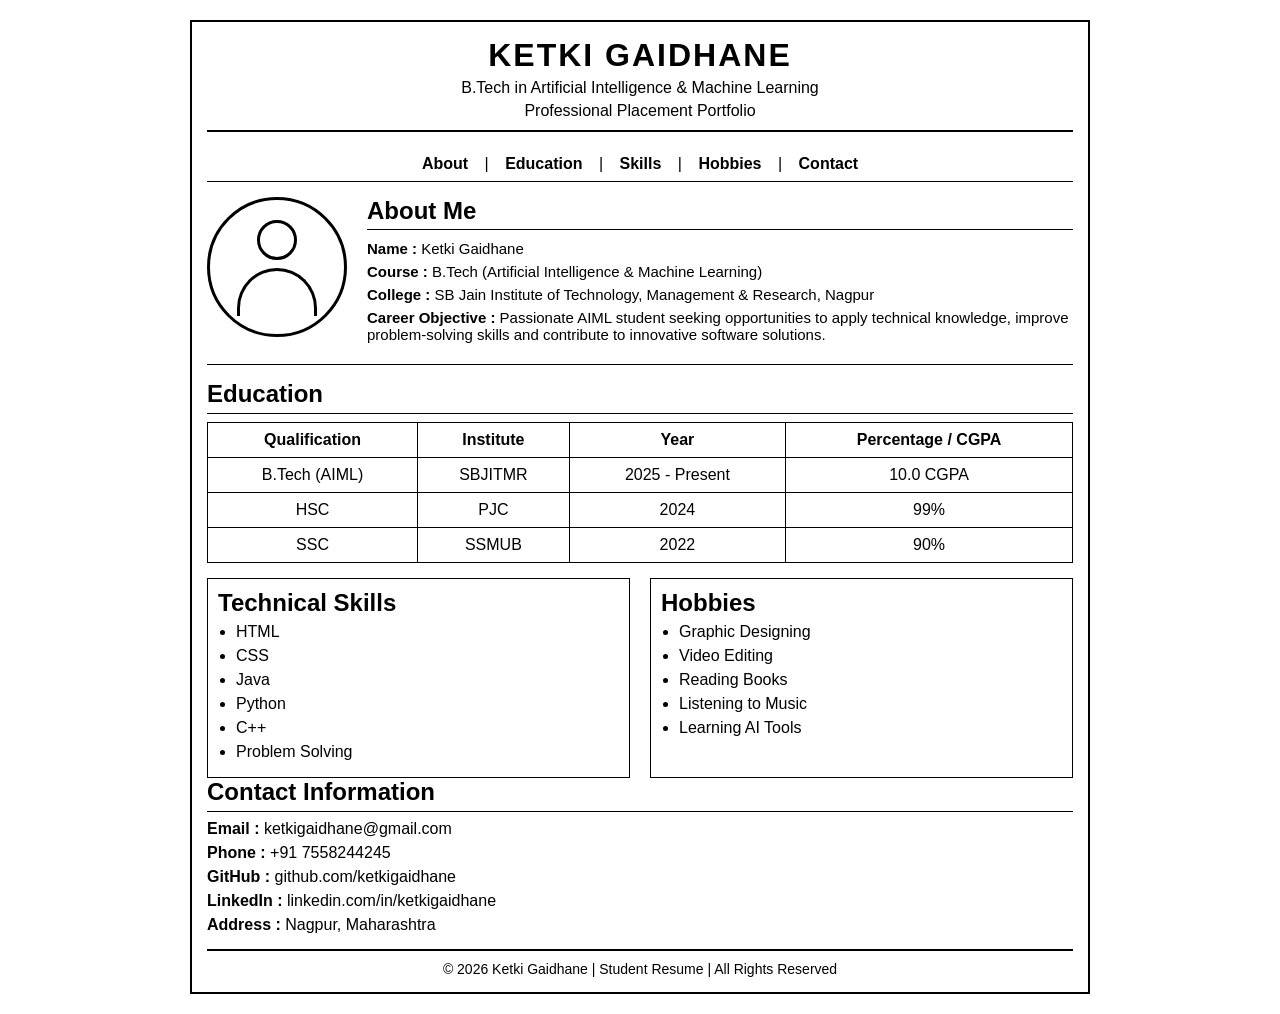
<file: Practical02[MDM].html>
<!DOCTYPE html>
<html lang="en">
<head>
<meta charset="UTF-8">
<meta name="viewport" content="width=device-width, initial-scale=1.0">
<title>Student Resume</title>

<style>

*{
margin:0;
padding:0;
box-sizing:border-box;
font-family:Arial, Helvetica, sans-serif;
}

body{
background:#fff;
padding:20px;
}

.container{
max-width:900px;
margin:auto;
border:2px solid #000;
padding:15px;
}

header{
text-align:center;
border-bottom:2px solid #000;
padding-bottom:10px;
margin-bottom:15px;
}

header h1{
font-size:32px;
letter-spacing:2px;
}

header p{
font-size:16px;
margin-top:5px;
}

nav{
text-align:center;
padding:8px;
border-bottom:1px solid #000;
margin-bottom:15px;
}

nav a{
text-decoration:none;
color:black;
margin:0 12px;
font-weight:bold;
}

.profile{
display:flex;
gap:20px;
border-bottom:1px solid black;
padding-bottom:15px;
margin-bottom:15px;
}

.avatar{
width:140px;
height:140px;
border:3px solid black;
border-radius:50%;
position:relative;
overflow:hidden;
flex-shrink:0;
}

.head{
width:40px;
height:40px;
border:3px solid black;
border-radius:50%;
position:absolute;
top:20px;
left:50%;
transform:translateX(-50%);
}

.bodyicon{
width:80px;
height:48px;
border:3px solid black;
border-bottom:none;
border-top-left-radius:60px;
border-top-right-radius:60px;
position:absolute;
bottom:18px;
left:50%;
transform:translateX(-50%);
}

.about{
flex:1;
}

.about h2{
margin-bottom:10px;
border-bottom:1px solid black;
padding-bottom:4px;
}

.about p{
margin:6px 0;
font-size:15px;
}

section{
margin-bottom:15px;
}

section h2{
border-bottom:1px solid black;
padding-bottom:5px;
margin-bottom:8px;
}

table{
width:100%;
border-collapse:collapse;
}

table th,
table td{
border:1px solid black;
padding:8px;
text-align:center;
}

.two-column{
display:flex;
gap:20px;
}

article,
aside{
flex:1;
border:1px solid black;
padding:10px;
}

ul{
padding-left:18px;
}

li{
margin:6px 0;
}

footer{
border-top:2px solid black;
text-align:center;
padding-top:10px;
font-size:14px;
}

.contact p{
margin:6px 0;
}

</style>

</head>

<body>

<div class="container">

<header>
<h1>KETKI GAIDHANE</h1>
<p>B.Tech in Artificial Intelligence & Machine Learning</p>
<p>Professional Placement Portfolio</p>
</header>

<nav>
<a href="#about">About</a> |
<a href="#education">Education</a> |
<a href="#skills">Skills</a> |
<a href="#hobbies">Hobbies</a> |
<a href="#contact">Contact</a>
</nav>

<main>

<section class="profile" id="about">

<div class="avatar">
<div class="head"></div>
<div class="bodyicon"></div>
</div>

<div class="about">

<h2>About Me</h2>

<p><strong>Name :</strong> Ketki Gaidhane</p>

<p><strong>Course :</strong> B.Tech (Artificial Intelligence & Machine Learning)</p>

<p><strong>College :</strong> SB Jain Institute of Technology, Management & Research, Nagpur</p>

<p><strong>Career Objective :</strong> Passionate AIML student seeking opportunities to apply technical knowledge, improve problem-solving skills and contribute to innovative software solutions.</p>

</div>

</section>

<section id="education">

<h2>Education</h2>

<table>

<tr>
<th>Qualification</th>
<th>Institute</th>
<th>Year</th>
<th>Percentage / CGPA</th>
</tr>

<tr>
<td>B.Tech (AIML)</td>
<td>SBJITMR</td>
<td>2025 - Present</td>
<td>10.0 CGPA</td>
</tr>

<tr>
<td>HSC</td>
<td>PJC</td>
<td>2024</td>
<td>99%</td>
</tr>

<tr>
<td>SSC</td>
<td>SSMUB</td>
<td>2022</td>
<td>90%</td>
</tr>

</table>

</section>

<div class="two-column">

<article id="skills">

<h2>Technical Skills</h2>

<ul>
<li>HTML</li>
<li>CSS</li>
<li>Java</li>
<li>Python</li>
<li>C++</li>
<li>Problem Solving</li>
</ul>

</article>

<aside id="hobbies">

<h2>Hobbies</h2>

<ul>
<li>Graphic Designing</li>
<li>Video Editing</li>
<li>Reading Books</li>
<li>Listening to Music</li>
<li>Learning AI Tools</li>
</ul>

</aside>

</div>

<section class="contact" id="contact">

<h2>Contact Information</h2>

<p><strong>Email :</strong> ketkigaidhane@gmail.com</p>

<p><strong>Phone :</strong> +91 7558244245</p>

<p><strong>GitHub :</strong> github.com/ketkigaidhane</p>

<p><strong>LinkedIn :</strong> linkedin.com/in/ketkigaidhane</p>

<p><strong>Address :</strong> Nagpur, Maharashtra</p>

</section>

</main>

<footer>

<p>© 2026 Ketki Gaidhane | Student Resume | All Rights Reserved</p>

</footer>

</div>

</body>
</html>
</file>
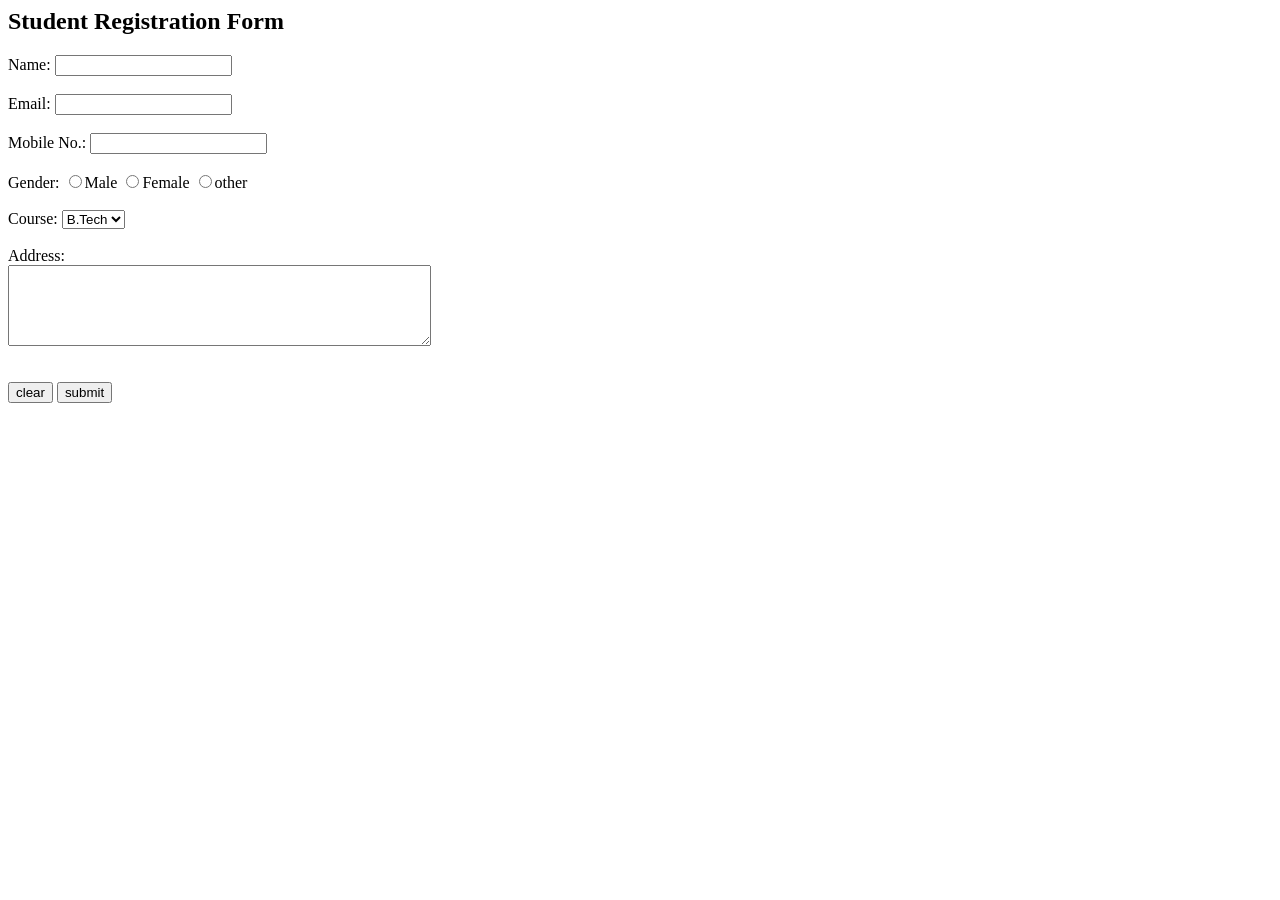
<file: studentform.html>
<DOCTYPE html>
    <html>
        <head>
            <title>Student Registration Form</title>
        </head>
        <body>
            <h2>Student Registration Form</h2>
            <form>
                <label>Name:</label>
                <input type="text"><br><br>
                <label>Email:</label>
                <input type="email"><br><br>
                <label>Mobile No.:</label>
                <input type="number"><br><br>
                <label>Gender:</label>
                <input type="radio" name="gender">Male
                <input type="radio" name="gender">Female
                <input type="radio" name="gender">other
                <br><br>
                <label>Course:</label>
                <select>
                    <option>B.Tech</option>
                    <option>MBA</option>
                    <option>BCA</option>
                    <option>MCA</option>
                    <option>BBA</option>
                </select>
                <br><br>
                <label>Address:</label><br>
                <textarea rows="5" cols="50"></textarea>
                <br><br><br>
                <input type="reset" value="clear">
                <input type="submit" value="submit">
                        </form>
        </body>
    </html>
</file>
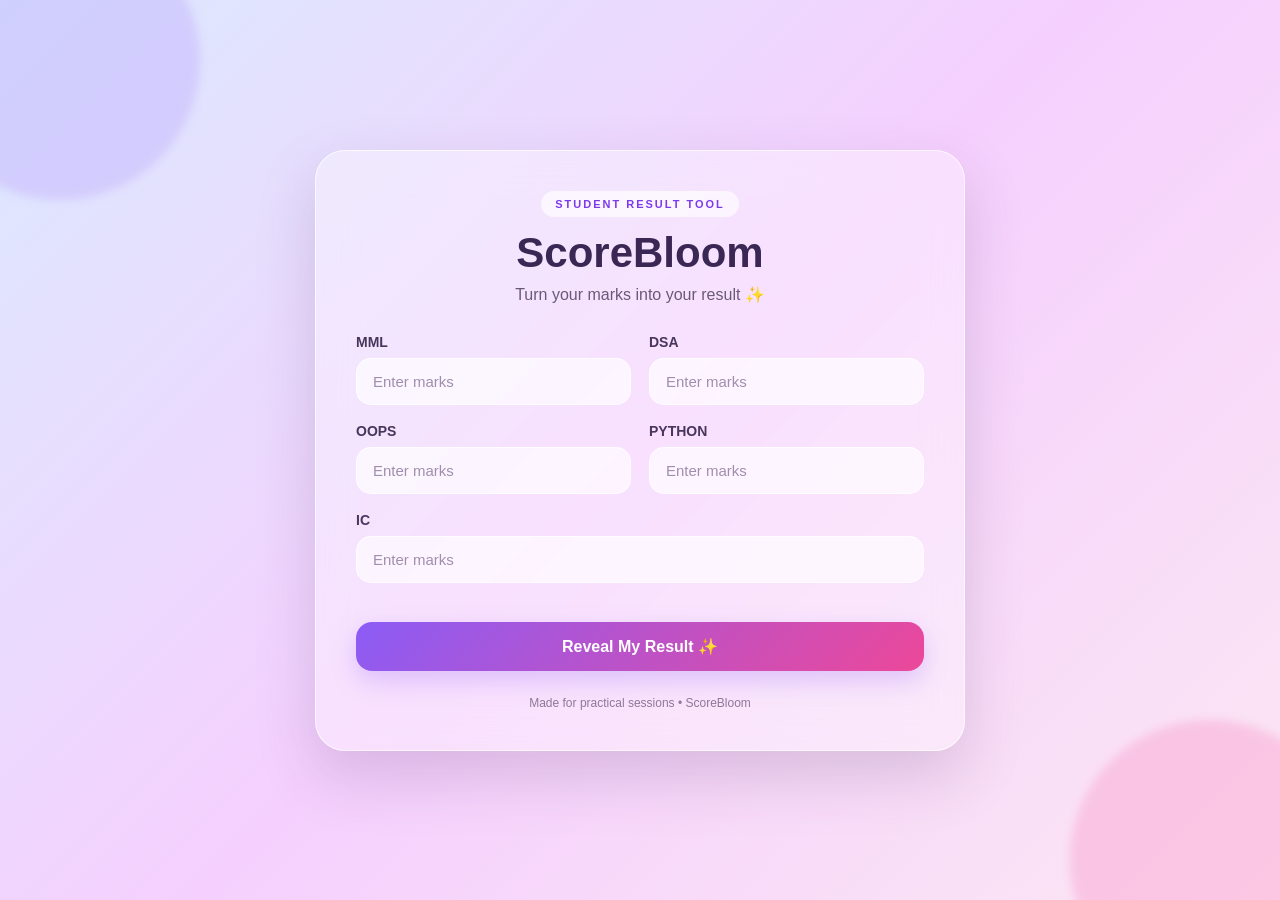
<file: practical06[MDM] - Copy/home.html>
<!DOCTYPE html>
<html lang="en">
<head>
    <meta charset="UTF-8">
    <meta name="viewport" content="width=device-width, initial-scale=1.0">

    <title>ScoreBloom - Grade Calculator</title>

    <link rel="stylesheet" href="design.css">
</head>

<body>

    <div class="background-circle circle-one"></div>
    <div class="background-circle circle-two"></div>

    <main class="calculator">

        <!-- Header -->
        <section class="header">
            <span class="tag">STUDENT RESULT TOOL</span>

            <h1>ScoreBloom</h1>

            <p>
                Turn your marks into your result ✨
            </p>
        </section>


        <!-- Marks Form -->
        <form id="gradeForm">

            <div class="subjects">

                <div class="subject">
                    <label for="mml">MML</label>
                    <input
                        type="number"
                        id="mml"
                        placeholder="Enter marks"
                        min="0"
                        max="100"
                        step="0.01"
                    >
                </div>

                <div class="subject">
                    <label for="dsa">DSA</label>
                    <input
                        type="number"
                        id="dsa"
                        placeholder="Enter marks"
                        min="0"
                        max="100"
                        step="0.01"
                    >
                </div>

                <div class="subject">
                    <label for="oops">OOPS</label>
                    <input
                        type="number"
                        id="oops"
                        placeholder="Enter marks"
                        min="0"
                        max="100"
                        step="0.01"
                    >
                </div>

                <div class="subject">
                    <label for="python">PYTHON</label>
                    <input
                        type="number"
                        id="python"
                        placeholder="Enter marks"
                        min="0"
                        max="100"
                        step="0.01"
                    >
                </div>

                <div class="subject">
                    <label for="ic">IC</label>
                    <input
                        type="number"
                        id="ic"
                        placeholder="Enter marks"
                        min="0"
                        max="100"
                        step="0.01"
                    >
                </div>

            </div>


            <p id="errorMessage" class="error-message"></p>


            <button type="submit" class="calculate-btn">
                Reveal My Result ✨
            </button>

        </form>


        <!-- Result -->
        <section id="result" class="result-card">

            <p class="result-label">
                YOUR RESULT
            </p>

            <div class="grade-circle">
                <span id="grade">-</span>
            </div>

            <div class="result-info">

                <div class="result-item">
                    <span>Total Marks</span>
                    <strong id="total">0 / 500</strong>
                </div>

                <div class="result-item">
                    <span>Percentage</span>
                    <strong id="percentage">0%</strong>
                </div>

                <div class="result-item">
                    <span>Status</span>
                    <strong id="status">-</strong>
                </div>

            </div>

        </section>

        <p class="footer-text">
            Made for practical sessions • ScoreBloom
        </p>

    </main>


    <script src="calculator.js"></script>

</body>
</html>
</file>
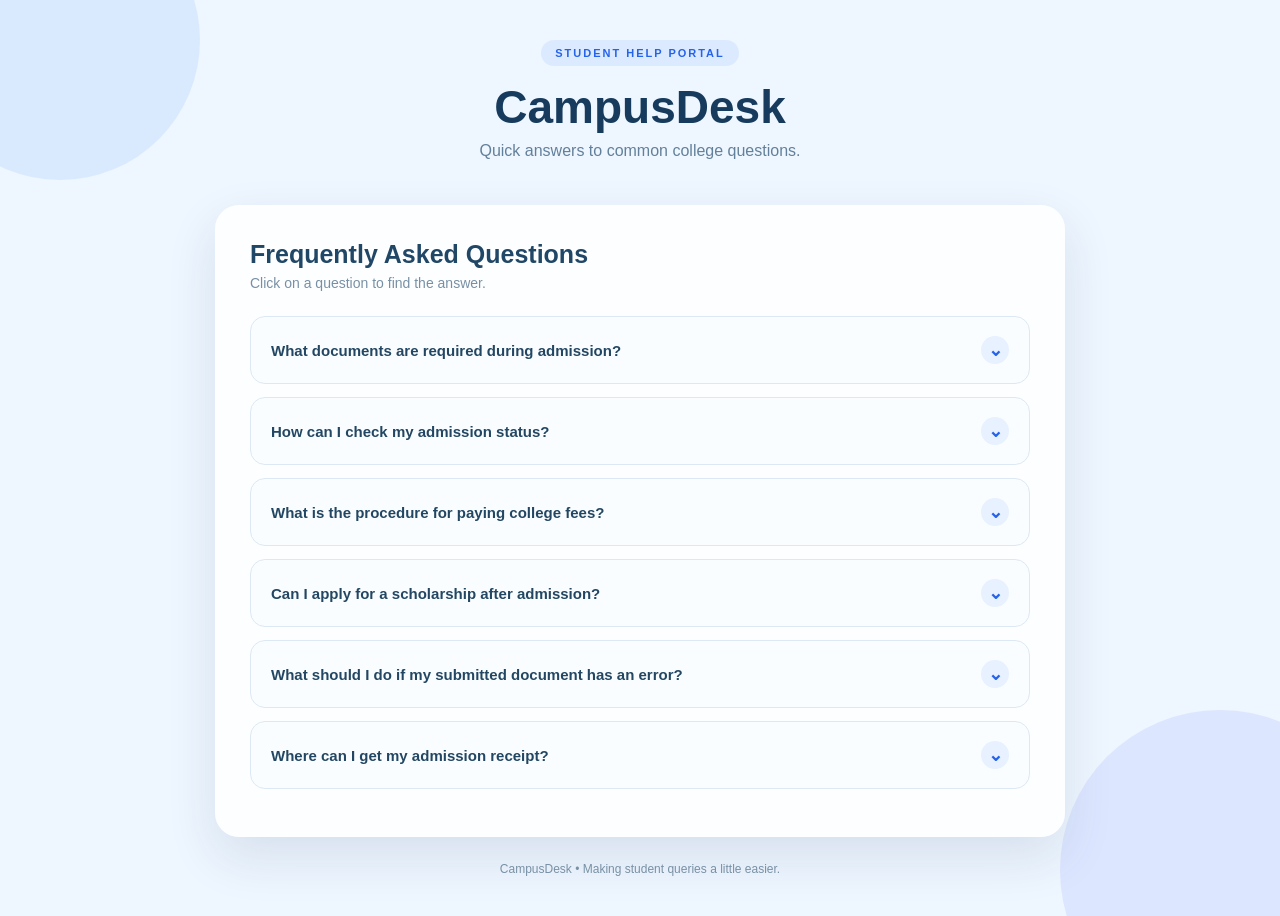
<file: Practical07[MDM]/faq.html>
<!DOCTYPE html>
<html lang="en">

<head>
    <meta charset="UTF-8">
    <meta name="viewport" content="width=device-width, initial-scale=1.0">

    <title>CampusDesk - Student Help Portal</title>

    <link rel="stylesheet" href="faq.css">
</head>

<body>

    <!-- Decorative Background -->
    <div class="shape shape-one"></div>
    <div class="shape shape-two"></div>


    <main class="portal">

        <!-- Header -->
        <header class="header">

            <span class="portal-tag">
                STUDENT HELP PORTAL
            </span>

            <h1>CampusDesk</h1>

            <p>
                Quick answers to common college questions.
            </p>

        </header>


        <!-- FAQ Section -->
        <section class="faq-section">

            <div class="section-heading">
                <h2>Frequently Asked Questions</h2>

                <p>
                    Click on a question to find the answer.
                </p>
            </div>


            <!-- FAQ 1 -->
            <div class="faq-item">

                <button class="faq-question">
                    <span>What documents are required during admission?</span>

                    <span class="arrow">⌄</span>
                </button>

                <div class="faq-answer">
                    <p>
                        Students generally need their mark sheets, transfer
                        certificate, identity proof, passport-size photographs,
                        and other documents mentioned by the college during
                        the admission process.
                    </p>
                </div>

            </div>


            <!-- FAQ 2 -->
            <div class="faq-item">

                <button class="faq-question">
                    <span>How can I check my admission status?</span>

                    <span class="arrow">⌄</span>
                </button>

                <div class="faq-answer">
                    <p>
                        You can check your admission status through the college
                        admission portal or contact the admission office with
                        your application or registration details.
                    </p>
                </div>

            </div>


            <!-- FAQ 3 -->
            <div class="faq-item">

                <button class="faq-question">
                    <span>What is the procedure for paying college fees?</span>

                    <span class="arrow">⌄</span>
                </button>

                <div class="faq-answer">
                    <p>
                        Fees can usually be paid through the college's online
                        payment portal or through the payment methods provided
                        by the accounts department.
                    </p>
                </div>

            </div>


            <!-- FAQ 4 -->
            <div class="faq-item">

                <button class="faq-question">
                    <span>Can I apply for a scholarship after admission?</span>

                    <span class="arrow">⌄</span>
                </button>

                <div class="faq-answer">
                    <p>
                        Scholarship eligibility depends on the scholarship
                        scheme and its requirements. Students should check
                        the official scholarship guidelines and submit the
                        required documents before the deadline.
                    </p>
                </div>

            </div>


            <!-- FAQ 5 -->
            <div class="faq-item">

                <button class="faq-question">
                    <span>What should I do if my submitted document has an error?</span>

                    <span class="arrow">⌄</span>
                </button>

                <div class="faq-answer">
                    <p>
                        Contact the concerned college department as soon as
                        possible. They can guide you regarding document
                        correction or resubmission.
                    </p>
                </div>

            </div>


            <!-- FAQ 6 -->
            <div class="faq-item">

                <button class="faq-question">
                    <span>Where can I get my admission receipt?</span>

                    <span class="arrow">⌄</span>
                </button>

                <div class="faq-answer">
                    <p>
                        After successful fee payment, the admission receipt can
                        generally be downloaded from the student portal or
                        collected from the accounts or admission office.
                    </p>
                </div>

            </div>

        </section>


        <footer>
            <p>CampusDesk • Making student queries a little easier.</p>
        </footer>

    </main>


    <script src="faq.js"></script>

</body>

</html>
</file>
<file: practical06[MDM] - Copy/design.css>
* {
    margin: 0;
    padding: 0;
    box-sizing: border-box;
}

body {
    min-height: 100vh;
    font-family: Arial, Helvetica, sans-serif;

    display: flex;
    justify-content: center;
    align-items: center;

    padding: 30px;

    background:
        linear-gradient(135deg, #dbeafe, #f5d0fe, #fce7f3);

    overflow-x: hidden;
    position: relative;
}


/* Background Decorative Circles */

.background-circle {
    position: fixed;
    width: 280px;
    height: 280px;
    border-radius: 50%;

    filter: blur(5px);
    opacity: 0.5;
    z-index: -1;
}

.circle-one {
    background: #c4b5fd;
    top: -80px;
    left: -80px;
}

.circle-two {
    background: #f9a8d4;
    bottom: -100px;
    right: -70px;
}


/* Main Glass Card */

.calculator {
    width: 100%;
    max-width: 650px;

    padding: 40px;

    border: 1px solid rgba(255, 255, 255, 0.7);
    border-radius: 30px;

    background: rgba(255, 255, 255, 0.35);

    backdrop-filter: blur(18px);
    -webkit-backdrop-filter: blur(18px);

    box-shadow:
        0 25px 60px rgba(80, 50, 100, 0.18);
}


/* Header */

.header {
    text-align: center;
    margin-bottom: 30px;
}

.tag {
    display: inline-block;

    padding: 7px 14px;

    border-radius: 30px;

    background: rgba(255, 255, 255, 0.65);

    color: #7c3aed;

    font-size: 11px;
    font-weight: bold;
    letter-spacing: 2px;
}

.header h1 {
    margin-top: 12px;

    font-size: 42px;

    color: #3b2754;
}

.header p {
    margin-top: 8px;

    color: #6b5878;
}


/* Subjects */

.subjects {
    display: grid;

    grid-template-columns: repeat(2, 1fr);

    gap: 18px;
}

.subject:last-child {
    grid-column: span 2;
}

.subject label {
    display: block;

    margin-bottom: 8px;

    color: #49365c;

    font-size: 14px;
    font-weight: bold;
}

.subject input {
    width: 100%;

    padding: 14px 16px;

    border: 1px solid rgba(255, 255, 255, 0.8);

    border-radius: 15px;

    outline: none;

    background: rgba(255, 255, 255, 0.65);

    color: #3b2754;

    font-size: 15px;

    transition: 0.3s;
}

.subject input::placeholder {
    color: #a18eae;
}

.subject input:focus {
    border-color: #a78bfa;

    background: rgba(255, 255, 255, 0.9);

    box-shadow:
        0 0 0 4px rgba(167, 139, 250, 0.15);
}


/* Error */

.error-message {
    min-height: 24px;

    margin-top: 15px;

    text-align: center;

    color: #dc2626;

    font-size: 14px;
}


/* Calculate Button */

.calculate-btn {
    width: 100%;

    padding: 15px;

    border: none;
    border-radius: 16px;

    background: linear-gradient(
        135deg,
        #8b5cf6,
        #ec4899
    );

    color: white;

    font-size: 16px;
    font-weight: bold;

    cursor: pointer;

    box-shadow:
        0 10px 25px rgba(139, 92, 246, 0.25);

    transition: 0.3s;
}

.calculate-btn:hover {
    transform: translateY(-3px) scale(1.02);

    box-shadow:
        0 15px 30px rgba(139, 92, 246, 0.35);
}

.calculate-btn:active {
    transform: scale(0.97);
}


/* Result Card */

.result-card {
    margin-top: 30px;

    padding: 28px;

    border-radius: 24px;

    background: rgba(255, 255, 255, 0.6);

    border: 1px solid rgba(255, 255, 255, 0.8);

    text-align: center;

    display: none;
}

.result-card.show {
    display: block;

    animation: revealResult 0.7s ease forwards;
}

@keyframes revealResult {

    0% {
        opacity: 0;
        transform: translateY(30px) scale(0.9);
    }

    60% {
        transform: translateY(-5px) scale(1.02);
    }

    100% {
        opacity: 1;
        transform: translateY(0) scale(1);
    }
}


/* Result Grade */

.result-label {
    font-size: 12px;

    letter-spacing: 3px;

    color: #8b6f9c;

    font-weight: bold;
}

.grade-circle {
    width: 100px;
    height: 100px;

    margin: 18px auto;

    display: flex;
    align-items: center;
    justify-content: center;

    border-radius: 50%;

    background: linear-gradient(
        135deg,
        #8b5cf6,
        #ec4899
    );

    box-shadow:
        0 12px 30px rgba(139, 92, 246, 0.3);
}

.grade-circle span {
    color: white;

    font-size: 38px;
    font-weight: bold;
}


/* Result Information */

.result-info {
    display: grid;

    grid-template-columns: repeat(3, 1fr);

    gap: 12px;
}

.result-item {
    padding: 15px;

    border-radius: 15px;

    background: rgba(255, 255, 255, 0.65);
}

.result-item span {
    display: block;

    font-size: 12px;

    color: #8b748f;
}

.result-item strong {
    display: block;

    margin-top: 6px;

    color: #463252;

    font-size: 16px;
}


/* Footer */

.footer-text {
    margin-top: 25px;

    text-align: center;

    color: #8d7897;

    font-size: 12px;
}


/* Mobile */

@media (max-width: 600px) {

    body {
        padding: 15px;
    }

    .calculator {
        padding: 25px 20px;
    }

    .header h1 {
        font-size: 34px;
    }

    .subjects {
        grid-template-columns: 1fr;
    }

    .subject:last-child {
        grid-column: span 1;
    }

    .result-info {
        grid-template-columns: 1fr;
    }
}
</file>
<file: Practical07[MDM]/faq.css>
* {
    margin: 0;
    padding: 0;
    box-sizing: border-box;
}

body {
    min-height: 100vh;

    font-family: Arial, Helvetica, sans-serif;

    background: #eef6ff;

    color: #18324a;

    padding: 40px 20px;

    position: relative;

    overflow-x: hidden;
}


/* Decorative Shapes */

.shape {
    position: fixed;

    border-radius: 50%;

    z-index: -1;

    opacity: 0.45;
}

.shape-one {
    width: 280px;
    height: 280px;

    background: #bfdbfe;

    top: -100px;
    left: -80px;
}

.shape-two {
    width: 320px;
    height: 320px;

    background: #c7d2fe;

    bottom: -130px;
    right: -100px;
}


/* Main Portal */

.portal {
    width: 100%;
    max-width: 850px;

    margin: auto;
}


/* Header */

.header {
    text-align: center;

    margin-bottom: 45px;
}

.portal-tag {
    display: inline-block;

    padding: 7px 14px;

    border-radius: 20px;

    background: #dbeafe;

    color: #2563eb;

    font-size: 11px;

    font-weight: bold;

    letter-spacing: 2px;
}

.header h1 {
    margin-top: 14px;

    font-size: 46px;

    color: #163b5c;
}

.header p {
    margin-top: 8px;

    color: #63809a;

    font-size: 16px;
}


/* FAQ Section */

.faq-section {
    background: rgba(255, 255, 255, 0.85);

    padding: 35px;

    border-radius: 24px;

    box-shadow:
        0 20px 50px rgba(45, 75, 110, 0.12);
}

.section-heading {
    margin-bottom: 25px;
}

.section-heading h2 {
    font-size: 25px;

    color: #214766;
}

.section-heading p {
    margin-top: 6px;

    color: #7890a5;

    font-size: 14px;
}


/* FAQ Item */

.faq-item {
    margin-bottom: 13px;

    border: 1px solid #dce8f3;

    border-radius: 15px;

    overflow: hidden;

    background: #fafdff;

    transition: 0.3s;
}

.faq-item:hover {
    border-color: #93c5fd;

    box-shadow:
        0 8px 20px rgba(59, 130, 246, 0.08);
}


/* Question */

.faq-question {
    width: 100%;

    border: none;

    background: transparent;

    padding: 19px 20px;

    display: flex;

    justify-content: space-between;

    align-items: center;

    gap: 15px;

    cursor: pointer;

    text-align: left;

    color: #234762;

    font-size: 15px;

    font-weight: bold;
}

.arrow {
    flex-shrink: 0;

    width: 28px;
    height: 28px;

    display: flex;

    justify-content: center;
    align-items: center;

    border-radius: 50%;

    background: #e7f1ff;

    color: #2563eb;

    font-size: 18px;

    transition: transform 0.3s ease;
}


/* Answer */

.faq-answer {
    max-height: 0;

    overflow: hidden;

    opacity: 0;

    transition:
        max-height 0.4s ease,
        opacity 0.3s ease;
}

.faq-answer p {
    padding: 0 20px 20px;

    color: #6d8295;

    line-height: 1.7;

    font-size: 14px;
}


/* ACTIVE STATE */

.faq-answer.active {
    max-height: 200px;

    opacity: 1;
}

.faq-question.active .arrow {
    transform: rotate(180deg);
}


/* Footer */

footer {
    text-align: center;

    margin-top: 25px;

    color: #7890a5;

    font-size: 12px;
}


/* Mobile */

@media (max-width: 600px) {

    body {
        padding: 25px 14px;
    }

    .header h1 {
        font-size: 36px;
    }

    .faq-section {
        padding: 22px 16px;

        border-radius: 20px;
    }

    .faq-question {
        padding: 16px;

        font-size: 14px;
    }

    .faq-answer p {
        padding: 0 16px 17px;

        font-size: 13px;
    }
}
</file>
